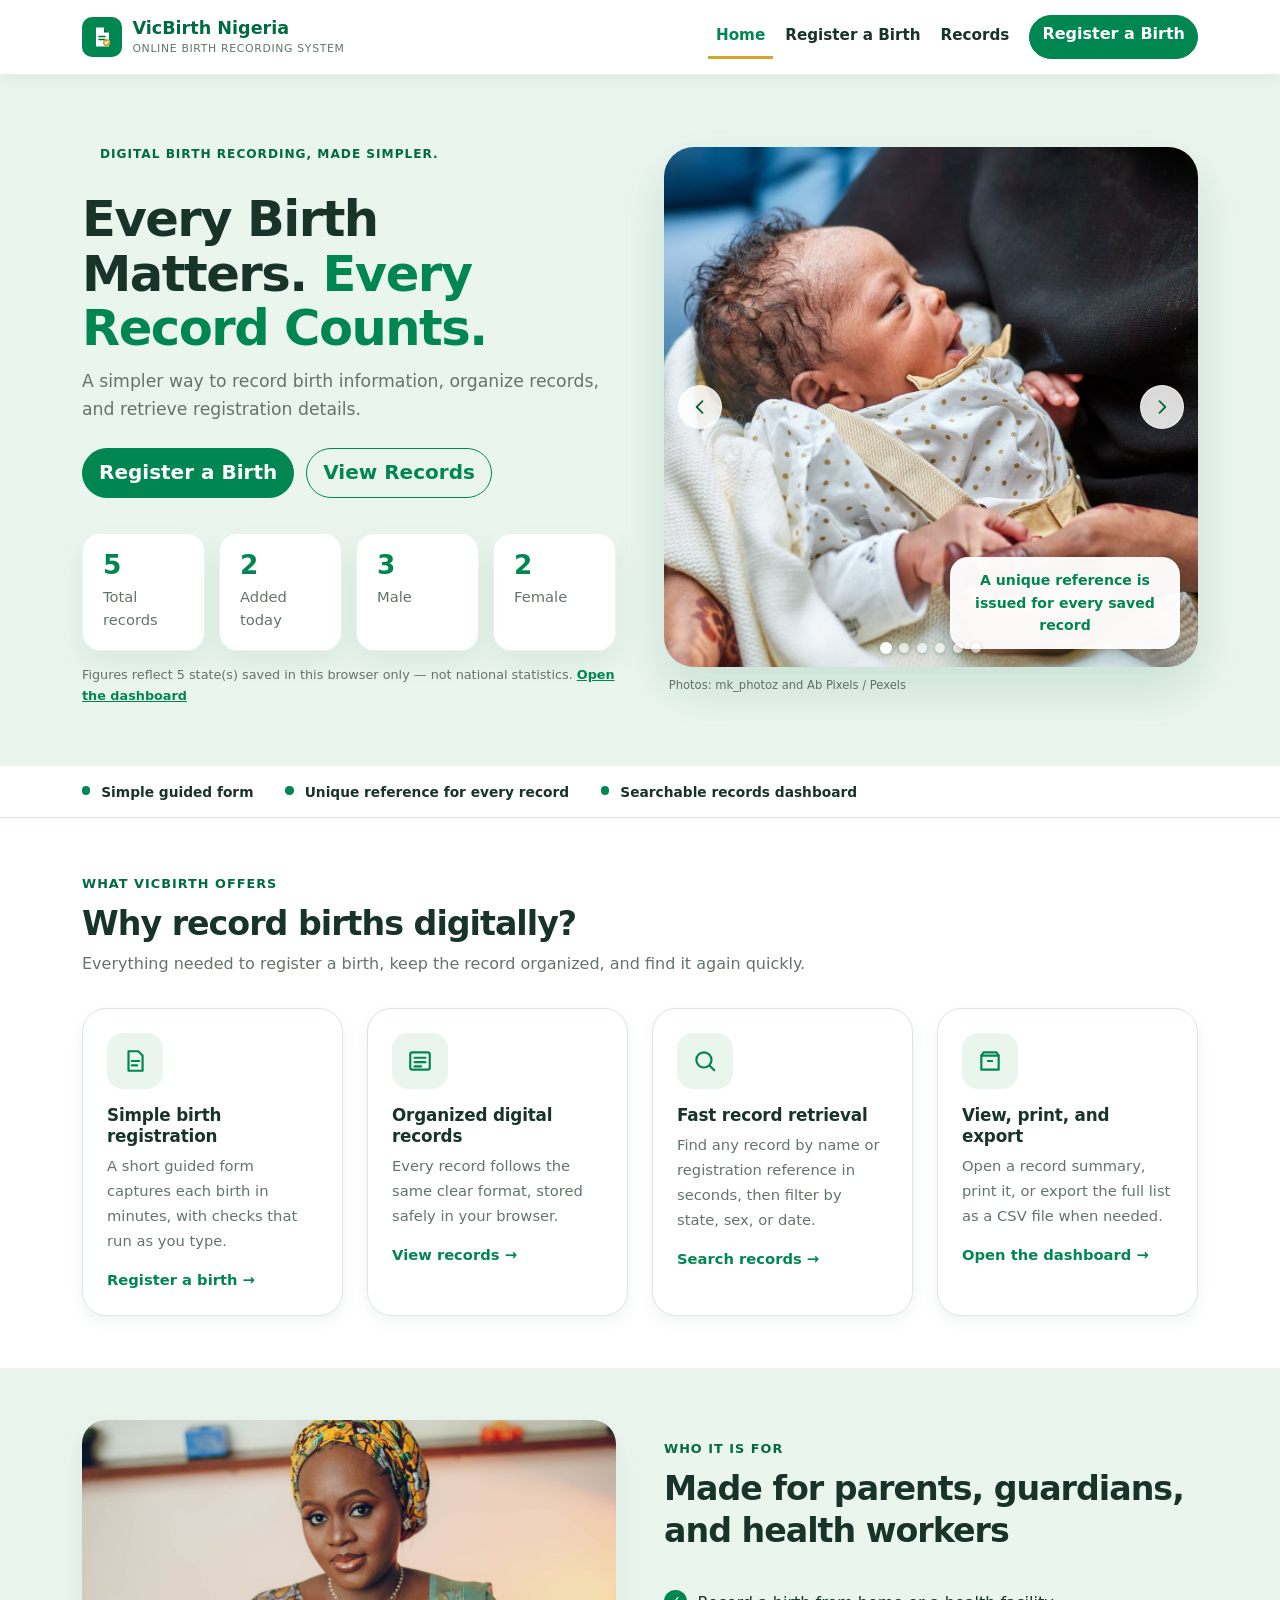
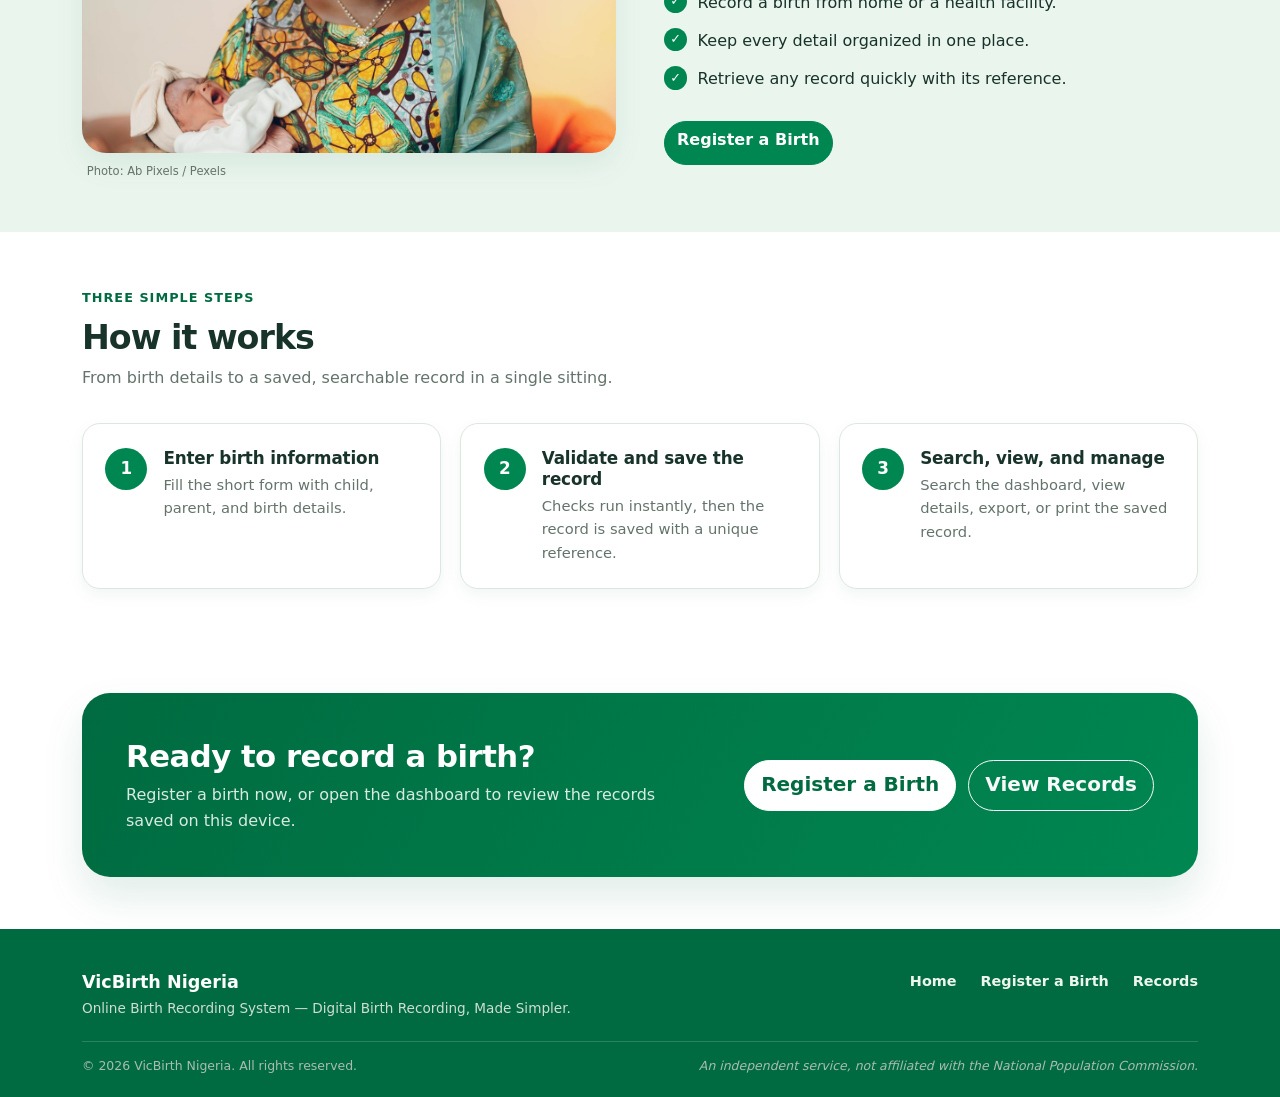
<file: index.html>
<!DOCTYPE html>
<html lang="en">
<head>
  <meta charset="UTF-8" />
  <meta name="viewport" content="width=device-width, initial-scale=1.0" />
  <meta name="description" content="VicBirth Nigeria — Online Birth Recording System. A simpler way to record birth information, organize records, and retrieve registration details." />
  <meta name="theme-color" content="#008751" />
  <title>VicBirth Nigeria — Online Birth Recording System</title>
  <link rel="icon" href="data:image/svg+xml,%3Csvg xmlns='http://www.w3.org/2000/svg' viewBox='0 0 32 32'%3E%3Crect width='32' height='32' rx='7' fill='%23008751'/%3E%3Ctext x='16' y='22' font-family='Arial' font-size='17' font-weight='bold' fill='white' text-anchor='middle'%3EV%3C/text%3E%3C/svg%3E" />

  <!-- Bootstrap 5 via official CDN (only framework allowed) -->
  <link href="https://cdn.jsdelivr.net/npm/bootstrap@5.3.3/dist/css/bootstrap.min.css" rel="stylesheet" integrity="sha384-QWTKZyjpPEjISv5WaRU9OFeRpok6YctnYmDr5pNlyT2bRjXh0JMhjY6hW+ALEwIH" crossorigin="anonymous" />

  <!-- Project design system -->
  <link rel="stylesheet" href="css/style.css" />
</head>
<body>

  <!-- ============ Header ============ -->
  <nav class="navbar navbar-expand-lg bcn-navbar sticky-top" aria-label="Main navigation">
    <div class="container">
      <a class="bcn-logo" href="index.html" aria-label="VicBirth Nigeria home">
        <span class="bcn-logo-mark" aria-hidden="true">
          <!-- Original wordmark: birth-record document with gold seal -->
          <svg width="24" height="24" viewBox="0 0 24 24" fill="none" role="img" aria-hidden="true">
            <path d="M6 2.5h8L19 7.5V21.5H6V2.5Z" fill="#ffffff"/>
            <path d="M14 2.5v5h5" fill="#006B40"/>
            <path d="M9 11.5h6M9 14.5h6" stroke="#006B40" stroke-width="1.6" stroke-linecap="round"/>
            <circle cx="16.6" cy="17.6" r="3.6" fill="#D6A62C"/>
            <path d="m15.2 17.6 1 1 1.9-2.1" stroke="#ffffff" stroke-width="1.4" stroke-linecap="round" stroke-linejoin="round" fill="none"/>
          </svg>
        </span>
        <span class="bcn-logo-text">
          <strong>VicBirth Nigeria</strong>
          <small>Online Birth Recording System</small>
        </span>
      </a>

      <button class="navbar-toggler" type="button" data-bs-toggle="collapse" data-bs-target="#bcnNav"
        aria-controls="bcnNav" aria-expanded="false" aria-label="Toggle navigation">
        <span class="navbar-toggler-icon"></span>
      </button>

      <div class="collapse navbar-collapse" id="bcnNav">
        <ul class="navbar-nav ms-auto align-items-lg-center gap-lg-1">
          <li class="nav-item">
            <a class="nav-link active" aria-current="page" href="index.html">Home</a>
          </li>
          <li class="nav-item">
            <a class="nav-link" href="register.html">Register a Birth</a>
          </li>
          <li class="nav-item">
            <a class="nav-link" href="records.html">Records</a>
          </li>
          <li class="nav-item ms-lg-2 mt-2 mt-lg-0">
            <a class="btn btn-primary" href="register.html">Register a Birth</a>
          </li>
        </ul>
      </div>
    </div>
  </nav>

  <main>
    <!-- ============ Hero ============ -->
    <section class="hero">
      <div class="container">
        <div class="row align-items-center g-5">
          <div class="col-lg-6">
            <p class="hero-kicker">Digital Birth Recording, Made Simpler.</p>
            <h1>Every Birth Matters. <span class="text-brand">Every Record Counts.</span></h1>
            <p class="hero-sub">A simpler way to record birth information, organize records, and retrieve registration details.</p>

            <div class="hero-actions">
              <a class="btn btn-primary btn-lg" href="register.html">Register a Birth</a>
              <a class="btn btn-outline-primary btn-lg" href="records.html">View Records</a>
            </div>

            <!-- Quick statistics: live counts from records saved in this browser -->
            <div class="stats-row" aria-labelledby="stats-title">
              <h2 class="visually-hidden" id="stats-title">Records on this device</h2>
              <div class="stat-card">
                <h3 id="stat-total">0</h3>
                <p>Total records</p>
              </div>
              <div class="stat-card">
                <h3 id="stat-today">0</h3>
                <p>Added today</p>
              </div>
              <div class="stat-card">
                <h3 id="stat-male">0</h3>
                <p>Male</p>
              </div>
              <div class="stat-card">
                <h3 id="stat-female">0</h3>
                <p>Female</p>
              </div>
            </div>
            <p class="stats-note">Figures reflect <span id="stat-states">0</span> state(s) saved in this browser only &mdash; not national statistics. <a href="records.html">Open the dashboard</a></p>
          </div>

          <div class="col-lg-6">
            <figure class="hero-photo">
              <div class="hero-carousel" id="heroCarousel" role="group" aria-roledescription="carousel" aria-label="Nigerian mothers, babies, and families">
                <div class="carousel-slides">
                  <img class="carousel-slide active" src="assets/images/hero-nigerian-mother.jpg" alt="A Nigerian mother tenderly holding her newborn baby, showcasing love and care" width="1200" height="900" fetchpriority="high" />
                  <img class="carousel-slide" src="assets/images/hero-carousel-1.jpg" alt="A Nigerian mother holding her newborn baby" width="1280" height="960" decoding="async" />
                  <img class="carousel-slide" src="assets/images/hero-carousel-2.jpg" alt="A Nigerian mother in traditional attire holding her newborn baby" width="1280" height="960" decoding="async" />
                  <img class="carousel-slide" src="assets/images/hero-carousel-3.jpg" alt="A traditional Nigerian mother cradling her newborn baby" width="1280" height="960" decoding="async" />
                  <img class="carousel-slide" src="assets/images/hero-carousel-4.jpg" alt="A joyful Nigerian family with their newborn child" width="1280" height="960" decoding="async" />
                  <img class="carousel-slide" src="assets/images/hero-carousel-5.jpg" alt="A portrait of a Nigerian mother and her baby" width="1280" height="960" decoding="async" />
                </div>
                <button type="button" class="carousel-btn prev" data-carousel="prev" aria-label="Show previous photo">
                  <svg width="20" height="20" viewBox="0 0 24 24" fill="none" aria-hidden="true"><path d="M15 5l-7 7 7 7" stroke="currentColor" stroke-width="2.2" stroke-linecap="round" stroke-linejoin="round"/></svg>
                </button>
                <button type="button" class="carousel-btn next" data-carousel="next" aria-label="Show next photo">
                  <svg width="20" height="20" viewBox="0 0 24 24" fill="none" aria-hidden="true"><path d="M9 5l7 7-7 7" stroke="currentColor" stroke-width="2.2" stroke-linecap="round" stroke-linejoin="round"/></svg>
                </button>
                <div class="carousel-dots" data-carousel="dots" aria-label="Choose a photo"></div>
                <span class="floating-badge">A unique reference is issued for every saved record</span>
              </div>
              <figcaption>Photos: mk_photoz and Ab Pixels / Pexels</figcaption>
            </figure>
          </div>
        </div>
      </div>
    </section>

    <!-- ============ Service points strip ============ -->
    <div class="service-strip">
      <div class="container">
        <ul>
          <li>Simple guided form</li>
          <li>Unique reference for every record</li>
          <li>Searchable records dashboard</li>
        </ul>
      </div>
    </div>

    <!-- ============ Feature cards ============ -->
    <section class="page-section" aria-labelledby="benefits-title">
      <div class="container">
        <div class="section-heading text-center text-lg-start">
          <span class="section-kicker">What VicBirth offers</span>
          <h2 id="benefits-title">Why record births digitally?</h2>
          <p>Everything needed to register a birth, keep the record organized, and find it again quickly.</p>
        </div>
        <div class="row g-4">
          <div class="col-md-6 col-lg-3">
            <div class="feature-card">
              <span class="feature-icon" aria-hidden="true">
                <svg width="26" height="26" viewBox="0 0 24 24" fill="none"><path d="M6 3h9l4 4v14H6V3Z" stroke="currentColor" stroke-width="2" stroke-linejoin="round"/><path d="M9 12h7M9 16h5" stroke="currentColor" stroke-width="2" stroke-linecap="round"/></svg>
              </span>
              <h3>Simple birth registration</h3>
              <p>A short guided form captures each birth in minutes, with checks that run as you type.</p>
              <a href="register.html">Register a birth &rarr;</a>
            </div>
          </div>
          <div class="col-md-6 col-lg-3">
            <div class="feature-card">
              <span class="feature-icon" aria-hidden="true">
                <svg width="26" height="26" viewBox="0 0 24 24" fill="none"><rect x="3" y="4" width="18" height="16" rx="2" stroke="currentColor" stroke-width="2"/><path d="M7 9h10M7 13h10M7 17h6" stroke="currentColor" stroke-width="2" stroke-linecap="round"/></svg>
              </span>
              <h3>Organized digital records</h3>
              <p>Every record follows the same clear format, stored safely in your browser.</p>
              <a href="records.html">View records &rarr;</a>
            </div>
          </div>
          <div class="col-md-6 col-lg-3">
            <div class="feature-card">
              <span class="feature-icon" aria-hidden="true">
                <svg width="26" height="26" viewBox="0 0 24 24" fill="none"><circle cx="11" cy="11" r="7" stroke="currentColor" stroke-width="2"/><path d="m16.5 16.5 4 4" stroke="currentColor" stroke-width="2" stroke-linecap="round"/></svg>
              </span>
              <h3>Fast record retrieval</h3>
              <p>Find any record by name or registration reference in seconds, then filter by state, sex, or date.</p>
              <a href="records.html">Search records &rarr;</a>
            </div>
          </div>
          <div class="col-md-6 col-lg-3">
            <div class="feature-card">
              <span class="feature-icon" aria-hidden="true">
                <svg width="26" height="26" viewBox="0 0 24 24" fill="none"><path d="M4 7h16v13H4V7Z" stroke="currentColor" stroke-width="2" stroke-linejoin="round"/><path d="M4 7l2-3h12l2 3M10 12h4" stroke="currentColor" stroke-width="2" stroke-linecap="round" stroke-linejoin="round"/></svg>
              </span>
              <h3>View, print, and export</h3>
              <p>Open a record summary, print it, or export the full list as a CSV file when needed.</p>
              <a href="records.html">Open the dashboard &rarr;</a>
            </div>
          </div>
        </div>
      </div>
    </section>

    <!-- ============ Family band ============ -->
    <section class="page-section band" aria-labelledby="family-title">
      <div class="container">
        <div class="row align-items-center g-5">
          <div class="col-lg-6">
            <figure class="band-photo">
              <div class="photo-frame">
                <img src="assets/images/nigerian-mother-traditional.jpg" alt="A Nigerian mother in traditional attire cradling her newborn baby indoors" width="1200" height="750" loading="lazy" />
              </div>
              <figcaption>Photo: Ab Pixels / Pexels</figcaption>
            </figure>
          </div>
          <div class="col-lg-6">
            <div class="section-heading">
              <span class="section-kicker">Who it is for</span>
              <h2 id="family-title">Made for parents, guardians, and health workers</h2>
            </div>
            <ul class="tick-list">
              <li>Record a birth from home or a health facility.</li>
              <li>Keep every detail organized in one place.</li>
              <li>Retrieve any record quickly with its reference.</li>
            </ul>
            <a class="btn btn-primary" href="register.html">Register a Birth</a>
          </div>
        </div>
      </div>
    </section>

    <!-- ============ How it works ============ -->
    <section class="page-section" aria-labelledby="how-title">
      <div class="container">
        <div class="section-heading text-center text-lg-start">
          <span class="section-kicker">Three simple steps</span>
          <h2 id="how-title">How it works</h2>
          <p>From birth details to a saved, searchable record in a single sitting.</p>
        </div>
        <ol class="steps">
          <li>
            <span class="step-number" aria-hidden="true">1</span>
            <div>
              <h3>Enter birth information</h3>
              <p>Fill the short form with child, parent, and birth details.</p>
            </div>
          </li>
          <li>
            <span class="step-number" aria-hidden="true">2</span>
            <div>
              <h3>Validate and save the record</h3>
              <p>Checks run instantly, then the record is saved with a unique reference.</p>
            </div>
          </li>
          <li>
            <span class="step-number" aria-hidden="true">3</span>
            <div>
              <h3>Search, view, and manage</h3>
              <p>Search the dashboard, view details, export, or print the saved record.</p>
            </div>
          </li>
        </ol>
      </div>
    </section>

    <!-- ============ Closing call to action ============ -->
    <section class="page-section" aria-labelledby="cta-title">
      <div class="container">
        <div class="cta-box">
          <div>
            <h2 id="cta-title">Ready to record a birth?</h2>
            <p>Register a birth now, or open the dashboard to review the records saved on this device.</p>
          </div>
          <div class="cta-actions">
            <a class="btn btn-light btn-lg btn-on-dark" href="register.html">Register a Birth</a>
            <a class="btn btn-outline-light btn-lg btn-on-dark" href="records.html">View Records</a>
          </div>
        </div>
      </div>
    </section>
  </main>

  <!-- ============ Footer ============ -->
  <footer class="site-footer">
    <div class="container">
      <div class="row g-3 align-items-start">
        <div class="col-md-6">
          <p class="footer-brand">VicBirth Nigeria</p>
          <p class="footer-tag">Online Birth Recording System &mdash; Digital Birth Recording, Made Simpler.</p>
        </div>
        <div class="col-md-6">
          <ul class="footer-links">
            <li><a href="index.html">Home</a></li>
            <li><a href="register.html">Register a Birth</a></li>
            <li><a href="records.html">Records</a></li>
          </ul>
        </div>
      </div>
      <div class="footer-bottom">
        <span>&copy; 2026 VicBirth Nigeria. All rights reserved.</span>
        <span class="footer-notice">An independent service, not affiliated with the National Population Commission.</span>
      </div>
    </div>
  </footer>

  <!-- Bootstrap JS bundle (for responsive navbar) -->
  <script src="https://cdn.jsdelivr.net/npm/bootstrap@5.3.3/dist/js/bootstrap.bundle.min.js" integrity="sha384-YvpcrYf0tY3lHB60NNkmXc5s9fDVZLESaAA55NDzOxhy9GkcIdslK1eN7N6jIeHz" crossorigin="anonymous"></script>
  <!-- Shared storage + home statistics -->
  <script src="js/main.js"></script>
</body>
</html>
</file>
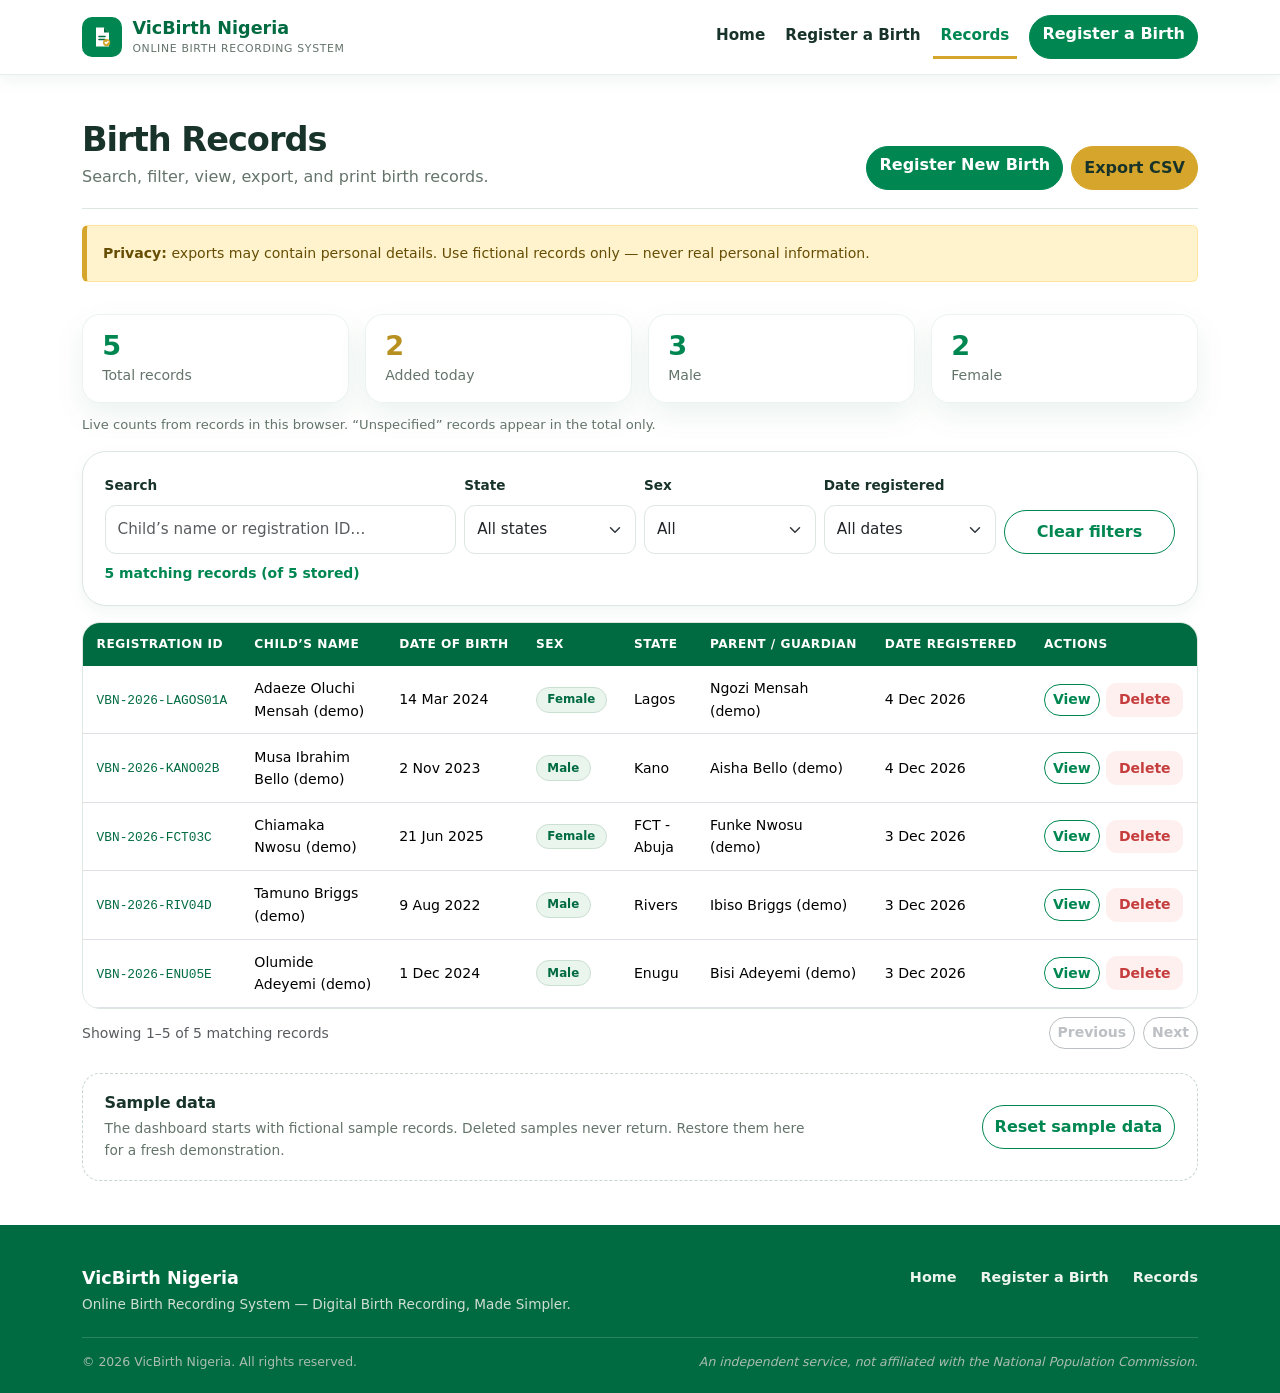
<file: records.html>
<!DOCTYPE html>
<html lang="en">
<head>
  <meta charset="UTF-8" />
  <meta name="viewport" content="width=device-width, initial-scale=1.0" />
  <meta name="description" content="Records — VicBirth Nigeria Online Birth Recording System. Search, filter, view, export and print birth records." />
  <meta name="theme-color" content="#008751" />
  <title>Records — VicBirth Nigeria</title>
  <link rel="icon" href="data:image/svg+xml,%3Csvg xmlns='http://www.w3.org/2000/svg' viewBox='0 0 32 32'%3E%3Crect width='32' height='32' rx='7' fill='%23008751'/%3E%3Ctext x='16' y='22' font-family='Arial' font-size='17' font-weight='bold' fill='white' text-anchor='middle'%3EV%3C/text%3E%3C/svg%3E" />

  <!-- Bootstrap 5 via official CDN (only framework allowed) -->
  <link href="https://cdn.jsdelivr.net/npm/bootstrap@5.3.3/dist/css/bootstrap.min.css" rel="stylesheet" integrity="sha384-QWTKZyjpPEjISv5WaRU9OFeRpok6YctnYmDr5pNlyT2bRjXh0JMhjY6hW+ALEwIH" crossorigin="anonymous" />

  <!-- Project design system -->
  <link rel="stylesheet" href="css/style.css" />
</head>
<body>

  <!-- ============ Navigation ============ -->
  <nav class="navbar navbar-expand-lg bcn-navbar sticky-top" aria-label="Main navigation">
    <div class="container">
      <a class="bcn-logo" href="index.html" aria-label="VicBirth Nigeria home">
        <span class="bcn-logo-mark" aria-hidden="true">
          <svg width="24" height="24" viewBox="0 0 24 24" fill="none" role="img" aria-hidden="true">
            <path d="M6 2.5h8L19 7.5V21.5H6V2.5Z" fill="#ffffff"/>
            <path d="M14 2.5v5h5" fill="#006B40"/>
            <path d="M9 11.5h6M9 14.5h6" stroke="#006B40" stroke-width="1.6" stroke-linecap="round"/>
            <circle cx="16.6" cy="17.6" r="3.6" fill="#D6A62C"/>
            <path d="m15.2 17.6 1 1 1.9-2.1" stroke="#ffffff" stroke-width="1.4" stroke-linecap="round" stroke-linejoin="round" fill="none"/>
          </svg>
        </span>
        <span class="bcn-logo-text">
          <strong>VicBirth Nigeria</strong>
          <small>Online Birth Recording System</small>
        </span>
      </a>

      <button class="navbar-toggler" type="button" data-bs-toggle="collapse" data-bs-target="#bcnNav"
        aria-controls="bcnNav" aria-expanded="false" aria-label="Toggle navigation">
        <span class="navbar-toggler-icon"></span>
      </button>

      <div class="collapse navbar-collapse" id="bcnNav">
        <ul class="navbar-nav ms-auto align-items-lg-center gap-lg-1">
          <li class="nav-item">
            <a class="nav-link" href="index.html">Home</a>
          </li>
          <li class="nav-item">
            <a class="nav-link" href="register.html">Register a Birth</a>
          </li>
          <li class="nav-item">
            <a class="nav-link active" aria-current="page" href="records.html">Records</a>
          </li>
          <li class="nav-item ms-lg-2 mt-2 mt-lg-0">
            <a class="btn btn-primary" href="register.html">Register a Birth</a>
          </li>
        </ul>
      </div>
    </div>
  </nav>

  <main class="bcn-section bcn-dashboard">
    <div class="container">

      <!-- Dashboard header -->
      <div class="dash-head">
        <div>
          <h1>Birth Records</h1>
          <p>Search, filter, view, export, and print birth records.</p>
        </div>
        <div class="d-flex flex-wrap gap-2">
          <a class="btn btn-primary" href="register.html">Register New Birth</a>
          <button type="button" class="btn btn-gold" id="exportBtn">Export CSV</button>
        </div>
      </div>

      <div class="alert alert-warning mt-3 bcn-fictional-note" role="note">
        <strong>Privacy:</strong> exports may contain personal details. Use fictional records only &mdash; never real personal information.
      </div>

      <!-- Page-level messages (CSV empty result, storage problems) -->
      <div id="pageAlert" class="alert d-none mt-3" role="alert" aria-live="polite"></div>

      <!-- Summary cards (filled from stored records by records.js) -->
      <div class="row g-3 mt-1" aria-label="Registration summary">
        <div class="col-6 col-lg-3">
          <div class="bcn-summary-card">
            <div class="count" id="sum-total">0</div>
            <div class="caption">Total records</div>
          </div>
        </div>
        <div class="col-6 col-lg-3">
          <div class="bcn-summary-card gold">
            <div class="count" id="sum-today">0</div>
            <div class="caption">Added today</div>
          </div>
        </div>
        <div class="col-6 col-lg-3">
          <div class="bcn-summary-card">
            <div class="count" id="sum-male">0</div>
            <div class="caption">Male</div>
          </div>
        </div>
        <div class="col-6 col-lg-3">
          <div class="bcn-summary-card">
            <div class="count" id="sum-female">0</div>
            <div class="caption">Female</div>
          </div>
        </div>
      </div>
      <p class="bcn-dashboard-note">
        Live counts from records in this browser. &ldquo;Unspecified&rdquo; records appear in the total only.
      </p>

      <!-- Search and filters -->
      <section class="bcn-filter-bar mt-3" aria-labelledby="filterTitle">
        <h2 id="filterTitle" class="visually-hidden">Search and filter records</h2>
        <div class="row g-2 align-items-end">
          <div class="col-12 col-md-4">
            <label class="form-label" for="searchInput">Search</label>
            <input class="form-control" type="search" id="searchInput" autocomplete="off"
              placeholder="Child&rsquo;s name or registration ID&hellip;" />
          </div>
          <div class="col-6 col-md-2">
            <label class="form-label" for="filterState">State</label>
            <select class="form-select" id="filterState">
              <option value="">All states</option>
            </select>
          </div>
          <div class="col-6 col-md-2">
            <label class="form-label" for="filterSex">Sex</label>
            <select class="form-select" id="filterSex">
              <option value="">All</option>
              <option value="Male">Male</option>
              <option value="Female">Female</option>
              <option value="Unspecified">Unspecified</option>
            </select>
          </div>
          <div class="col-6 col-md-2">
            <label class="form-label" for="filterDate">Date registered</label>
            <select class="form-select" id="filterDate">
              <option value="">All dates</option>
              <option value="today">Today</option>
              <option value="week">Last 7 days</option>
              <option value="month">Last 30 days</option>
            </select>
          </div>
          <div class="col-6 col-md-2">
            <button type="button" class="btn btn-outline-secondary w-100" id="clearFilters">Clear filters</button>
          </div>
        </div>
        <p class="bcn-result-count mb-0 mt-2" id="resultCount" aria-live="polite">0 records</p>
      </section>

      <!-- Records table -->
      <div class="table-responsive mt-3">
        <table class="table table-hover align-middle mb-0 bcn-table" id="recordsTable">
          <thead>
            <tr>
              <th scope="col">Registration ID</th>
              <th scope="col">Child&rsquo;s name</th>
              <th scope="col">Date of birth</th>
              <th scope="col">Sex</th>
              <th scope="col">State</th>
              <th scope="col">Parent / guardian</th>
              <th scope="col">Date registered</th>
              <th scope="col">Actions</th>
            </tr>
          </thead>
          <tbody id="recordsBody">
            <!-- Rows rendered by records.js using textContent (no HTML injection) -->
          </tbody>
        </table>
      </div>

      <!-- Pagination -->
      <div class="bcn-pagination d-flex flex-wrap align-items-center justify-content-between gap-2 mt-2">
        <p class="mb-0 text-muted small" id="pageInfo">Showing 0 records</p>
        <div class="d-flex gap-2">
          <button type="button" class="btn btn-outline-secondary btn-sm" id="prevPage">Previous</button>
          <button type="button" class="btn btn-outline-secondary btn-sm" id="nextPage">Next</button>
        </div>
      </div>

      <!-- Demonstration data controls -->
      <section class="bcn-demo-box mt-4" aria-labelledby="demoTitle">
        <div class="row align-items-center g-2">
          <div class="col-md-8">
            <h2 id="demoTitle">Sample data</h2>
            <p class="mb-0">The dashboard starts with fictional sample records. Deleted samples never return.
              Restore them here for a fresh demonstration.</p>
          </div>
          <div class="col-md-4 text-md-end">
            <button type="button" class="btn btn-outline-secondary" id="resetDemo">Reset sample data</button>
          </div>
        </div>
      </section>

    </div>
  </main>

  <!-- ============ Record details modal ============ -->
  <div class="modal fade" id="detailsModal" tabindex="-1" aria-labelledby="detailsTitle" aria-hidden="true">
    <div class="modal-dialog modal-dialog-scrollable">
      <div class="modal-content">
        <div class="modal-header bcn-modal-header">
          <h2 class="modal-title fs-5" id="detailsTitle">Record details</h2>
          <button type="button" class="btn-close" data-bs-dismiss="modal" aria-label="Close details"></button>
        </div>
        <div class="modal-body">
          <dl class="bcn-detail-list" id="detailsList"><!-- Filled by records.js --></dl>
          <div class="bcn-disclaimer bcn-disclaimer-light" role="note">
            This record summary is not an official birth certificate.
          </div>
        </div>
        <div class="modal-footer">
          <button type="button" class="btn btn-outline-secondary" data-bs-dismiss="modal">Close</button>
          <button type="button" class="btn btn-primary" id="printBtn">Print summary</button>
        </div>
      </div>
    </div>
  </div>

  <!-- ============ Delete confirmation modal ============ -->
  <div class="modal fade" id="confirmModal" tabindex="-1" aria-labelledby="confirmTitle" aria-hidden="true">
    <div class="modal-dialog">
      <div class="modal-content">
        <div class="modal-header">
          <h2 class="modal-title fs-5" id="confirmTitle">Delete this record?</h2>
          <button type="button" class="btn-close" data-bs-dismiss="modal" aria-label="Cancel deletion"></button>
        </div>
        <div class="modal-body">
          <p id="confirmText">This record will be permanently removed from this browser.</p>
        </div>
        <div class="modal-footer">
          <button type="button" class="btn btn-outline-secondary" data-bs-dismiss="modal">Cancel</button>
          <button type="button" class="btn btn-danger" id="confirmDeleteBtn">Delete record</button>
        </div>
      </div>
    </div>
  </div>

  <!-- ============ Print-only registration summary ============ -->
  <section id="printArea" class="d-none" aria-hidden="true">
    <div id="printContent"><!-- Filled by records.js just before printing --></div>
  </section>

  <!-- ============ Footer ============ -->
  <footer class="site-footer">
    <div class="container">
      <div class="row g-3 align-items-start">
        <div class="col-md-6">
          <p class="footer-brand">VicBirth Nigeria</p>
          <p class="footer-tag">Online Birth Recording System &mdash; Digital Birth Recording, Made Simpler.</p>
        </div>
        <div class="col-md-6">
          <ul class="footer-links">
            <li><a href="index.html">Home</a></li>
            <li><a href="register.html">Register a Birth</a></li>
            <li><a href="records.html">Records</a></li>
          </ul>
        </div>
      </div>
      <div class="footer-bottom">
        <span>&copy; 2026 VicBirth Nigeria. All rights reserved.</span>
        <span class="footer-notice">An independent service, not affiliated with the National Population Commission.</span>
      </div>
    </div>
  </footer>

  <!-- Bootstrap JS bundle -->
  <script src="https://cdn.jsdelivr.net/npm/bootstrap@5.3.3/dist/js/bootstrap.bundle.min.js" integrity="sha384-YvpcrYf0tY3lHB60NNkmXc5s9fDVZLESaAA55NDzOxhy9GkcIdslK1eN7N6jIeHz" crossorigin="anonymous"></script>
  <!-- Shared storage helpers first, then page logic -->
  <script src="js/main.js"></script>
  <script src="js/records.js"></script>
</body>
</html>
</file>
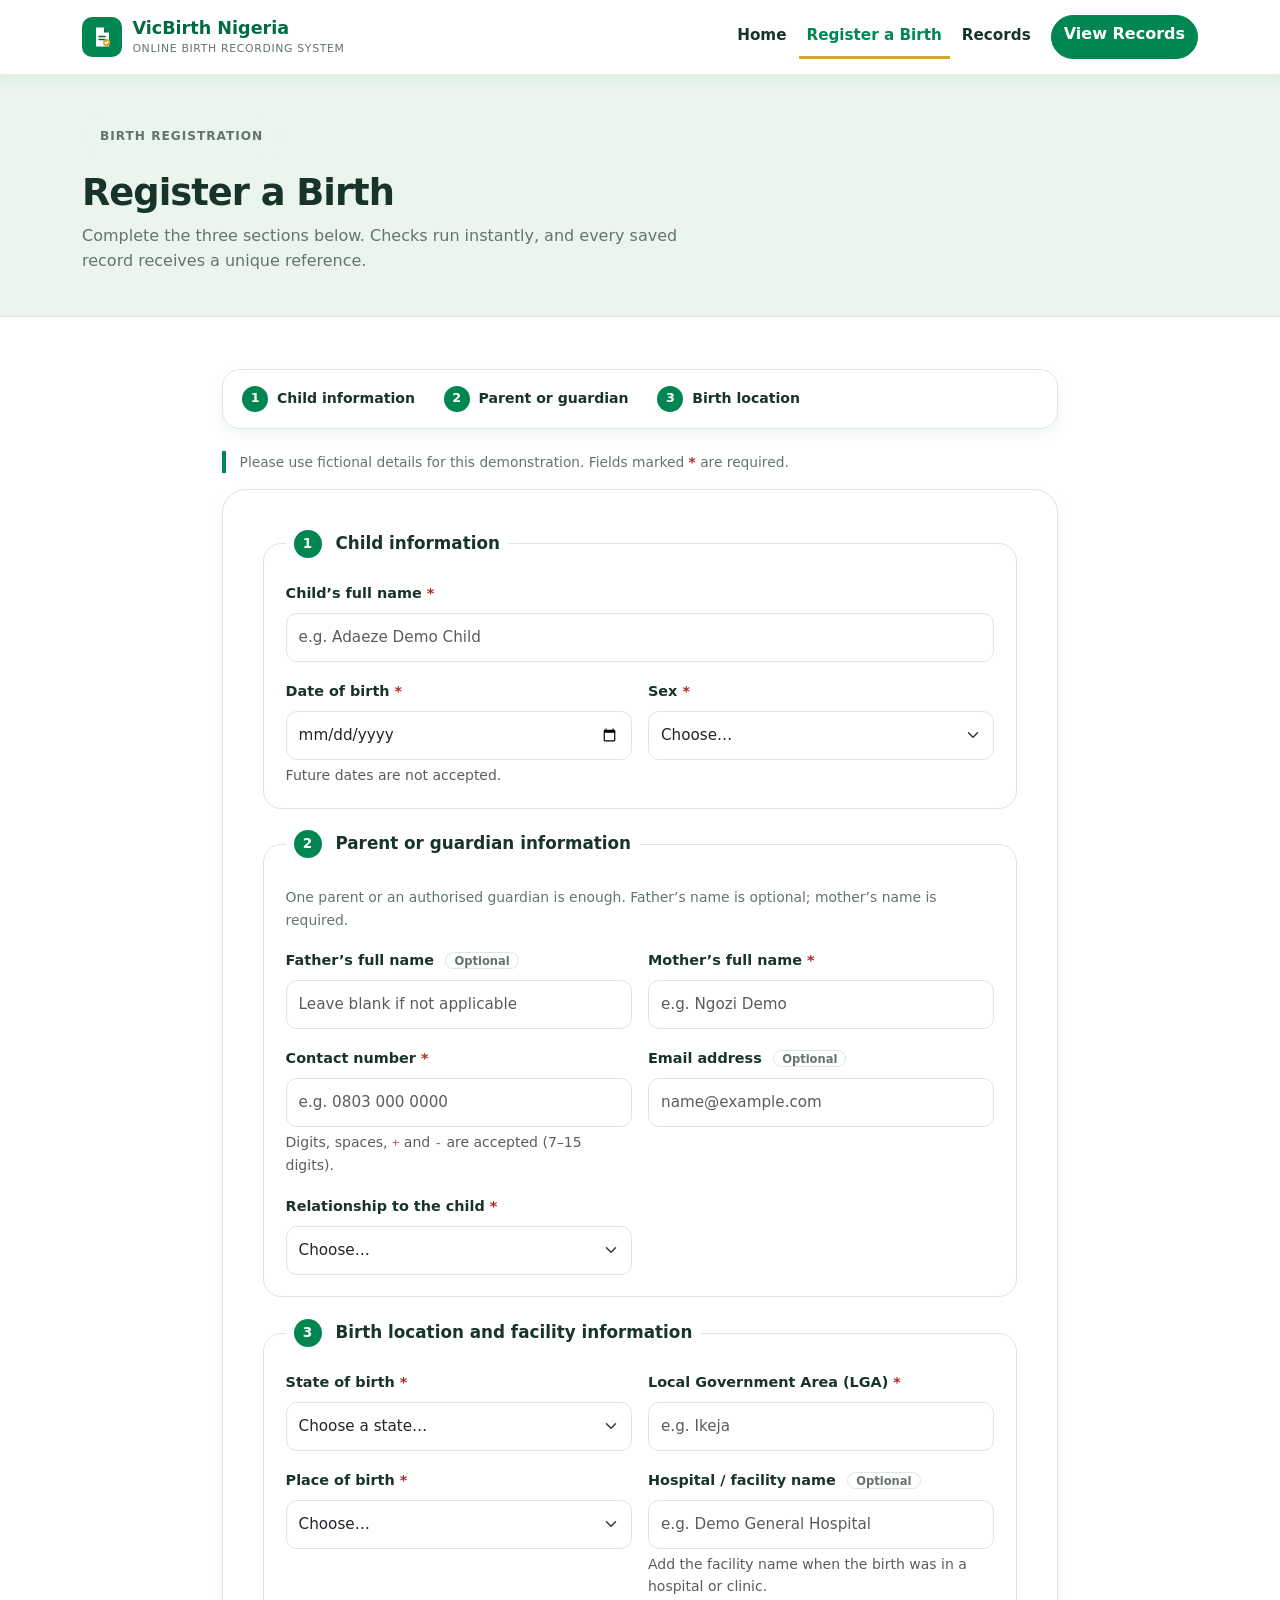
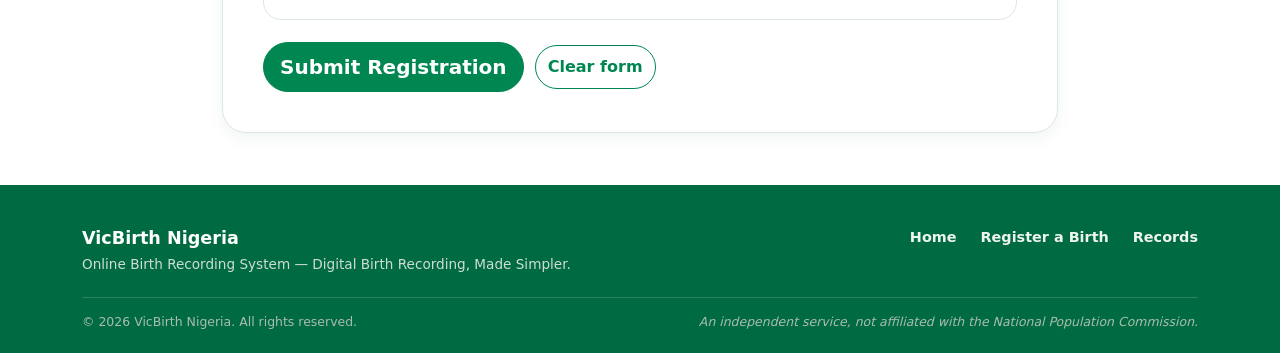
<file: register.html>
<!DOCTYPE html>
<html lang="en">
<head>
  <meta charset="UTF-8" />
  <meta name="viewport" content="width=device-width, initial-scale=1.0" />
  <meta name="description" content="Register a birth — VicBirth Nigeria Online Birth Recording System. Guided form with instant checks and a unique reference for every record." />
  <meta name="theme-color" content="#008751" />
  <title>Register a Birth — VicBirth Nigeria</title>
  <link rel="icon" href="data:image/svg+xml,%3Csvg xmlns='http://www.w3.org/2000/svg' viewBox='0 0 32 32'%3E%3Crect width='32' height='32' rx='7' fill='%23008751'/%3E%3Ctext x='16' y='22' font-family='Arial' font-size='17' font-weight='bold' fill='white' text-anchor='middle'%3EV%3C/text%3E%3C/svg%3E" />

  <!-- Bootstrap 5 via official CDN (only framework allowed) -->
  <link href="https://cdn.jsdelivr.net/npm/bootstrap@5.3.3/dist/css/bootstrap.min.css" rel="stylesheet" integrity="sha384-QWTKZyjpPEjISv5WaRU9OFeRpok6YctnYmDr5pNlyT2bRjXh0JMhjY6hW+ALEwIH" crossorigin="anonymous" />

  <!-- Project design system -->
  <link rel="stylesheet" href="css/style.css" />
</head>
<body>

  <!-- ============ Header ============ -->
  <nav class="navbar navbar-expand-lg bcn-navbar sticky-top" aria-label="Main navigation">
    <div class="container">
      <a class="bcn-logo" href="index.html" aria-label="VicBirth Nigeria home">
        <span class="bcn-logo-mark" aria-hidden="true">
          <svg width="24" height="24" viewBox="0 0 24 24" fill="none" role="img" aria-hidden="true">
            <path d="M6 2.5h8L19 7.5V21.5H6V2.5Z" fill="#ffffff"/>
            <path d="M14 2.5v5h5" fill="#006B40"/>
            <path d="M9 11.5h6M9 14.5h6" stroke="#006B40" stroke-width="1.6" stroke-linecap="round"/>
            <circle cx="16.6" cy="17.6" r="3.6" fill="#D6A62C"/>
            <path d="m15.2 17.6 1 1 1.9-2.1" stroke="#ffffff" stroke-width="1.4" stroke-linecap="round" stroke-linejoin="round" fill="none"/>
          </svg>
        </span>
        <span class="bcn-logo-text">
          <strong>VicBirth Nigeria</strong>
          <small>Online Birth Recording System</small>
        </span>
      </a>

      <button class="navbar-toggler" type="button" data-bs-toggle="collapse" data-bs-target="#bcnNav"
        aria-controls="bcnNav" aria-expanded="false" aria-label="Toggle navigation">
        <span class="navbar-toggler-icon"></span>
      </button>

      <div class="collapse navbar-collapse" id="bcnNav">
        <ul class="navbar-nav ms-auto align-items-lg-center gap-lg-1">
          <li class="nav-item">
            <a class="nav-link" href="index.html">Home</a>
          </li>
          <li class="nav-item">
            <a class="nav-link active" aria-current="page" href="register.html">Register a Birth</a>
          </li>
          <li class="nav-item">
            <a class="nav-link" href="records.html">Records</a>
          </li>
          <li class="nav-item ms-lg-2 mt-2 mt-lg-0">
            <a class="btn btn-primary" href="records.html">View Records</a>
          </li>
        </ul>
      </div>
    </div>
  </nav>

  <!-- ============ Page banner ============ -->
  <div class="page-banner">
    <div class="container">
      <p class="hero-kicker">Birth registration</p>
      <h1>Register a Birth</h1>
      <p>Complete the three sections below. Checks run instantly, and every saved record receives a unique reference.</p>
    </div>
  </div>

  <main class="page-section">
    <div class="container form-wrap">

      <!-- Progress indicator (presentational guide to the three sections) -->
      <ol class="form-progress" aria-label="Registration sections">
        <li><span aria-hidden="true">1</span> Child information</li>
        <li><span aria-hidden="true">2</span> Parent or guardian</li>
        <li><span aria-hidden="true">3</span> Birth location</li>
      </ol>

      <p class="privacy-line">Please use fictional details for this demonstration. Fields marked <span class="required-mark" aria-hidden="true">*</span> are required.</p>

      <!-- Status alert (filled by register.js; hidden until needed) -->
      <div id="formAlert" class="alert d-none" role="alert" aria-live="polite"></div>

      <!-- ================= Registration form ================= -->
      <form id="birthForm" class="service-form" novalidate>
        <!-- ---- Section 1: Child information ---- -->
        <fieldset class="form-section">
          <legend><span class="section-number" aria-hidden="true">1</span> Child information</legend>
          <div class="row g-3">
            <div class="col-12">
              <label class="form-label" for="childName">Child&rsquo;s full name <span class="required-mark" aria-hidden="true">*</span></label>
              <input class="form-control" type="text" id="childName" name="childName" autocomplete="off"
                placeholder="e.g. Adaeze Demo Child" required minlength="3" maxlength="100" />
              <div class="invalid-feedback" id="childName-error">Enter the child&rsquo;s full name (at least 3 letters).</div>
            </div>

            <div class="col-md-6">
              <label class="form-label" for="dob">Date of birth <span class="required-mark" aria-hidden="true">*</span></label>
              <input class="form-control" type="date" id="dob" name="dob" required />
              <div class="form-text">Future dates are not accepted.</div>
              <div class="invalid-feedback" id="dob-error">Enter a valid date of birth (not in the future).</div>
            </div>

            <div class="col-md-6">
              <label class="form-label" for="sex">Sex <span class="required-mark" aria-hidden="true">*</span></label>
              <select class="form-select" id="sex" name="sex" required>
                <option value="">Choose&hellip;</option>
                <option value="Male">Male</option>
                <option value="Female">Female</option>
                <option value="Unspecified">Unspecified / prefer not to say</option>
              </select>
              <div class="invalid-feedback" id="sex-error">Choose the recorded sex.</div>
            </div>
          </div>
        </fieldset>

        <!-- ---- Section 2: Parent or guardian information ---- -->
        <fieldset class="form-section">
          <legend><span class="section-number" aria-hidden="true">2</span> Parent or guardian information</legend>
          <p class="section-hint">One parent or an authorised guardian is enough. Father&rsquo;s name is optional; mother&rsquo;s name is required.</p>
          <div class="row g-3">
            <div class="col-md-6">
              <label class="form-label" for="fatherName">Father&rsquo;s full name <span class="optional-tag">Optional</span></label>
              <input class="form-control" type="text" id="fatherName" name="fatherName" autocomplete="off"
                placeholder="Leave blank if not applicable" maxlength="100" />
              <div class="invalid-feedback" id="fatherName-error">If given, use at least 3 characters.</div>
            </div>

            <div class="col-md-6">
              <label class="form-label" for="motherName">Mother&rsquo;s full name <span class="required-mark" aria-hidden="true">*</span></label>
              <input class="form-control" type="text" id="motherName" name="motherName" autocomplete="off"
                placeholder="e.g. Ngozi Demo" required minlength="3" maxlength="100" />
              <div class="invalid-feedback" id="motherName-error">Enter the mother&rsquo;s full name (at least 3 letters).</div>
            </div>

            <div class="col-md-6">
              <label class="form-label" for="contactPhone">Contact number <span class="required-mark" aria-hidden="true">*</span></label>
              <input class="form-control" type="tel" id="contactPhone" name="contactPhone" autocomplete="off"
                placeholder="e.g. 0803 000 0000" required inputmode="tel" />
              <div class="form-text">Digits, spaces, <code>+</code> and <code>-</code> are accepted (7&ndash;15 digits).</div>
              <div class="invalid-feedback" id="contactPhone-error">Enter a valid phone number (7&ndash;15 digits).</div>
            </div>

            <div class="col-md-6">
              <label class="form-label" for="contactEmail">Email address <span class="optional-tag">Optional</span></label>
              <input class="form-control" type="email" id="contactEmail" name="contactEmail" autocomplete="off"
                placeholder="name@example.com" maxlength="120" />
              <div class="invalid-feedback" id="contactEmail-error">Enter a valid email address, or leave it blank.</div>
            </div>

            <div class="col-md-6">
              <label class="form-label" for="relationship">Relationship to the child <span class="required-mark" aria-hidden="true">*</span></label>
              <select class="form-select" id="relationship" name="relationship" required>
                <option value="">Choose&hellip;</option>
                <option value="Parent">Parent</option>
                <option value="Guardian">Guardian</option>
                <option value="Other authorised person">Other authorised person</option>
              </select>
              <div class="invalid-feedback" id="relationship-error">Choose who is completing this form.</div>
            </div>
          </div>
        </fieldset>

        <!-- ---- Section 3: Birth location and facility ---- -->
        <fieldset class="form-section">
          <legend><span class="section-number" aria-hidden="true">3</span> Birth location and facility information</legend>
          <div class="row g-3">
            <div class="col-md-6">
              <label class="form-label" for="state">State of birth <span class="required-mark" aria-hidden="true">*</span></label>
              <select class="form-select" id="state" name="state" required>
                <option value="">Choose a state&hellip;</option>
                <option>Abia</option><option>Adamawa</option><option>Akwa Ibom</option>
                <option>Anambra</option><option>Bauchi</option><option>Bayelsa</option>
                <option>Benue</option><option>Borno</option><option>Cross River</option>
                <option>Delta</option><option>Ebonyi</option><option>Edo</option>
                <option>Ekiti</option><option>Enugu</option><option>FCT - Abuja</option>
                <option>Gombe</option><option>Imo</option><option>Jigawa</option>
                <option>Kaduna</option><option>Kano</option><option>Katsina</option>
                <option>Kebbi</option><option>Kogi</option><option>Kwara</option>
                <option>Lagos</option><option>Nasarawa</option><option>Niger</option>
                <option>Ogun</option><option>Ondo</option><option>Osun</option>
                <option>Oyo</option><option>Plateau</option><option>Rivers</option>
                <option>Sokoto</option><option>Taraba</option><option>Yobe</option>
                <option>Zamfara</option>
              </select>
              <div class="invalid-feedback" id="state-error">Choose the state of birth.</div>
            </div>

            <div class="col-md-6">
              <label class="form-label" for="lga">Local Government Area (LGA) <span class="required-mark" aria-hidden="true">*</span></label>
              <input class="form-control" type="text" id="lga" name="lga" autocomplete="off"
                placeholder="e.g. Ikeja" required minlength="2" maxlength="80" />
              <div class="invalid-feedback" id="lga-error">Enter the LGA (at least 2 characters).</div>
            </div>

            <div class="col-md-6">
              <label class="form-label" for="placeOfBirth">Place of birth <span class="required-mark" aria-hidden="true">*</span></label>
              <select class="form-select" id="placeOfBirth" name="placeOfBirth" required>
                <option value="">Choose&hellip;</option>
                <option value="Hospital">Hospital</option>
                <option value="Clinic">Clinic / health centre</option>
                <option value="Other">Other location</option>
              </select>
              <div class="invalid-feedback" id="placeOfBirth-error">Choose where the birth took place.</div>
            </div>

            <div class="col-md-6">
              <label class="form-label" for="facilityName">Hospital / facility name <span class="optional-tag">Optional</span></label>
              <input class="form-control" type="text" id="facilityName" name="facilityName" autocomplete="off"
                placeholder="e.g. Demo General Hospital" maxlength="120" />
              <div class="form-text" id="facilityHint">Add the facility name when the birth was in a hospital or clinic.</div>
              <div class="invalid-feedback" id="facilityName-error">Enter the facility name (at least 3 characters).</div>
            </div>
          </div>
        </fieldset>

        <!-- ---- Actions ---- -->
        <div class="form-actions">
          <button type="submit" class="btn btn-primary btn-lg" id="submitBtn">Submit Registration</button>
          <button type="button" class="btn btn-outline-secondary" id="clearBtn">Clear form</button>
        </div>
      </form>

      <!-- ================= Success confirmation (hidden until saved) ================= -->
      <section id="successPanel" class="success-card d-none mt-3" aria-live="polite" aria-labelledby="successTitle">
        <span class="success-check" aria-hidden="true">&#10003;</span>
        <h2 id="successTitle">Registration saved successfully</h2>
        <p>Your record has been saved and issued the reference below. Keep it safe &mdash; you can use it to find this record on the dashboard.</p>
        <p class="success-label">Registration reference</p>
        <p class="success-id" id="successId">VBN-&hellip;</p>
        <p class="text-muted small mb-3" id="successTime"></p>
        <div class="d-flex flex-wrap gap-2 justify-content-center">
          <a class="btn btn-primary" href="records.html">View on Dashboard</a>
          <button type="button" class="btn btn-outline-secondary" id="anotherBtn">Register Another Birth</button>
        </div>
      </section>

    </div>
  </main>

  <!-- ============ Footer ============ -->
  <footer class="site-footer">
    <div class="container">
      <div class="row g-3 align-items-start">
        <div class="col-md-6">
          <p class="footer-brand">VicBirth Nigeria</p>
          <p class="footer-tag">Online Birth Recording System &mdash; Digital Birth Recording, Made Simpler.</p>
        </div>
        <div class="col-md-6">
          <ul class="footer-links">
            <li><a href="index.html">Home</a></li>
            <li><a href="register.html">Register a Birth</a></li>
            <li><a href="records.html">Records</a></li>
          </ul>
        </div>
      </div>
      <div class="footer-bottom">
        <span>&copy; 2026 VicBirth Nigeria. All rights reserved.</span>
        <span class="footer-notice">An independent service, not affiliated with the National Population Commission.</span>
      </div>
    </div>
  </footer>

  <!-- Bootstrap JS bundle (navbar) -->
  <script src="https://cdn.jsdelivr.net/npm/bootstrap@5.3.3/dist/js/bootstrap.bundle.min.js" integrity="sha384-YvpcrYf0tY3lHB60NNkmXc5s9fDVZLESaAA55NDzOxhy9GkcIdslK1eN7N6jIeHz" crossorigin="anonymous"></script>
  <!-- Shared storage helpers first, then page logic -->
  <script src="js/main.js"></script>
  <script src="js/register.js"></script>
</body>
</html>
</file>
<file: css/style.css>
/* ============================================================
   VicBirth Nigeria — Online Birth Recording System
   Shared design system: plain CSS + Bootstrap 5.
   Visual approach adapted from a modern public-service
   reference layout: soft tinted page background, white cards,
   generous corner radii, cool tinted shadows, pill buttons.
   VicBirth's identity is kept through deep green + gold accents.
   Organised so a student can explain each section.
   ============================================================ */

/* ---------- 1. Design tokens ---------- */
:root {
  /* VicBirth Nigeria — Nigerian public-service palette */
  --bcn-green-800: #008751;    /* primary government green */
  --bcn-green-900: #006B40;    /* dark green: footer, table head, hovers */
  --bcn-green-100: #EAF5EE;    /* light green background: hero, bands, tints */
  --bcn-green-050: #EAF5EE;    /* icon tiles */
  --bcn-gold: #D6A62C;         /* restrained gold accent */
  --bcn-gold-dark: #B8901F;    /* gold hover */
  --bcn-gold-soft: #F7EECF;    /* pale gold tint */

  /* Neutrals */
  --bcn-bg: #ffffff;           /* page background */
  --bcn-surface: #ffffff;      /* cards, navbar, forms */
  --bcn-ink: #18332A;          /* main text: headings and body */
  --bcn-nav-link: #18332A;     /* navigation links */
  --bcn-muted: #64746B;        /* muted text */
  --bcn-border: #DCE7DF;       /* card and section borders */
  --bcn-border-input: #DCE7DF; /* form field borders */
  --bcn-border-dash: #C6D6CB;  /* dashed borders */

  /* Feedback colours */
  --bcn-success-soft: #dff8eb;
  --bcn-success: #12885b;
  --bcn-danger-soft: #fff0f0;
  --bcn-danger: #c53d3d;
  --bcn-danger-hover: #ffd9d9;

  /* Shape scale */
  --bcn-radius-sm: 11px;   /* buttons, inputs */
  --bcn-radius-md: 18px;   /* stat cards, step cards */
  --bcn-radius-lg: 24px;   /* feature cards, form card */
  --bcn-radius-xl: 30px;   /* hero image */
  --bcn-radius-pill: 999px;

  /* Shadows — soft green-tinted, restrained */
  --bcn-shadow-sm: 0 6px 16px rgba(0, 105, 64, 0.06);
  --bcn-shadow: 0 12px 30px rgba(0, 105, 64, 0.08);
  --bcn-shadow-lg: 0 20px 40px rgba(0, 105, 64, 0.12);
  --bcn-shadow-photo: 0 22px 50px rgba(0, 105, 64, 0.14);
}

/* ---------- 2. Base ---------- */
html {
  scroll-behavior: smooth;
}

body {
  font-family: "Segoe UI", system-ui, -apple-system, Roboto, "Helvetica Neue", Arial, sans-serif;
  color: var(--bcn-ink);
  background: var(--bcn-bg);
  line-height: 1.6;
  overflow-x: hidden; /* guard against horizontal scrolling */
}

h1, h2, h3, h4, h5 {
  line-height: 1.25;
  letter-spacing: -0.01em;
  color: var(--bcn-ink);
  font-weight: 800;
}

img {
  max-width: 100%;
  height: auto;
}

/* Visible keyboard focus for accessibility */
a:focus-visible,
button:focus-visible,
input:focus-visible,
select:focus-visible,
.btn:focus-visible {
  outline: 3px solid var(--bcn-gold);
  outline-offset: 2px;
}

/* Small brand-coloured emphasis utility (hero headline accent) */
.text-brand {
  color: var(--bcn-green-800);
}

/* ---------- 3. Header and navigation ---------- */
.bcn-navbar {
  background: var(--bcn-surface);
  border-bottom: 1px solid rgba(0, 105, 64, 0.10);
  box-shadow: var(--bcn-shadow-sm);
  padding: 15px 0;
}

.bcn-logo {
  display: inline-flex;
  align-items: center;
  gap: 0.65rem;
  text-decoration: none;
}

.bcn-logo-mark {
  width: 40px;
  height: 40px;
  flex: 0 0 40px;
  border-radius: 10px;
  background: var(--bcn-green-800);
  display: inline-flex;
  align-items: center;
  justify-content: center;
}

.bcn-logo-text {
  line-height: 1.15;
}

.bcn-logo-text strong {
  display: block;
  color: var(--bcn-green-900);
  font-size: 1.1rem;
  font-weight: 800;
}

.bcn-logo-text small {
  color: var(--bcn-muted);
  font-size: 0.68rem;
  letter-spacing: 0.06em;
  text-transform: uppercase;
}

.bcn-navbar .nav-link {
  color: var(--bcn-nav-link);
  font-weight: 600;
  font-size: 0.95rem;
  padding: 0.5rem 0.9rem;
  border-bottom: 3px solid transparent;
  border-radius: 0;
}

.bcn-navbar .nav-link:hover {
  color: var(--bcn-green-800);
}

.bcn-navbar .nav-link.active {
  color: var(--bcn-green-800);
  border-bottom-color: var(--bcn-gold);
}

/* ---------- 4. Buttons ---------- */
/* One shared button shape: pill radius, 600 weight, consistent heights */
.btn {
  border-radius: var(--bcn-radius-pill);
  font-weight: 600;
  min-height: 2.75rem;
}

.btn-sm {
  min-height: 2rem;
}

.btn-lg {
  min-height: 3.15rem;
}

.btn-primary {
  --bs-btn-bg: var(--bcn-green-800);
  --bs-btn-border-color: var(--bcn-green-800);
  --bs-btn-hover-bg: var(--bcn-green-700);
  --bs-btn-hover-border-color: var(--bcn-green-700);
  --bs-btn-active-bg: var(--bcn-green-900);
  --bs-btn-active-border-color: var(--bcn-green-900);
  --bs-btn-disabled-bg: #9CB4A6;
  --bs-btn-disabled-border-color: #9CB4A6;
}

/* Outline actions use the brand green (reference: outline fills on hover) */
.btn-outline-primary,
.btn-outline-secondary {
  --bs-btn-color: var(--bcn-green-800);
  --bs-btn-border-color: var(--bcn-green-800);
  --bs-btn-hover-bg: var(--bcn-green-800);
  --bs-btn-hover-border-color: var(--bcn-green-800);
  --bs-btn-hover-color: #fff;
  --bs-btn-active-bg: var(--bcn-green-900);
  --bs-btn-active-border-color: var(--bcn-green-900);
  --bs-btn-active-color: #fff;
}

/* Soft-danger action in tables, styled like the reference's delete button */
.btn-soft-danger {
  border: 0;
  background: var(--bcn-danger-soft);
  color: var(--bcn-danger);
  border-radius: var(--bcn-radius-sm);
  padding: 0.4rem 0.8rem;
  font-weight: 700;
}

.btn-soft-danger:hover,
.btn-soft-danger:focus {
  background: var(--bcn-danger-hover);
  color: var(--bcn-danger);
}

/* Gold stays a restrained brand accent (e.g. CSV export).
   Dark ink text keeps accessible contrast on #D6A62C. */
.btn-gold {
  background: var(--bcn-gold);
  border-color: var(--bcn-gold);
  color: var(--bcn-ink);
}

.btn-gold:hover,
.btn-gold:focus {
  background: var(--bcn-gold-dark);
  border-color: var(--bcn-gold-dark);
  color: var(--bcn-ink);
}

/* White button used inside the dark closing CTA */
.btn-on-dark.btn-light {
  --bs-btn-bg: #fff;
  --bs-btn-border-color: #fff;
  --bs-btn-color: var(--bcn-green-900);
  --bs-btn-hover-bg: var(--bcn-green-100);
  --bs-btn-hover-border-color: var(--bcn-green-100);
  --bs-btn-hover-color: var(--bcn-green-900);
  --bs-btn-active-bg: var(--bcn-green-100);
  --bs-btn-active-border-color: var(--bcn-green-100);
  --bs-btn-active-color: var(--bcn-green-900);
}

.btn-on-dark.btn-outline-light {
  --bs-btn-hover-color: var(--bcn-green-900);
  --bs-btn-active-color: var(--bcn-green-900);
}

/* ---------- 5. Section headings ---------- */
.section-kicker {
  display: inline-block;
  /* green-900 (not 800) keeps small uppercase text above 4.5:1 contrast */
  color: var(--bcn-green-900);
  font-weight: 700;
  font-size: 0.8rem;
  letter-spacing: 0.08em;
  text-transform: uppercase;
}

.section-heading {
  margin-bottom: 2rem;
}

.section-heading h2 {
  font-size: clamp(1.6rem, 2.6vw, 2.1rem);
  font-weight: 800;
  letter-spacing: -1px;
  margin: 0.45rem 0 0.4rem;
}

.section-heading p {
  color: var(--bcn-muted);
  margin-bottom: 0;
}

/* ---------- 6. Homepage hero ---------- */
.hero {
  background: var(--bcn-green-100);
  padding: 60px 0;
}

/* Pill badge above the headline (reference: badge-custom) */
.hero-kicker {
  display: inline-block;
  background: var(--bcn-green-100);
  /* green-900 (not 800) keeps small uppercase text above 4.5:1 contrast */
  color: var(--bcn-green-900);
  padding: 10px 18px;
  border-radius: var(--bcn-radius-pill);
  font-size: 0.76rem;
  font-weight: 700;
  letter-spacing: 0.08em;
  text-transform: uppercase;
  margin-bottom: 0;
}

.hero h1 {
  font-size: clamp(2rem, 4.2vw, 3.1rem);
  font-weight: 800;
  line-height: 1.1;
  letter-spacing: -1.5px;
  margin: 1.1rem 0 0.8rem;
}

.hero-sub {
  color: var(--bcn-muted);
  font-size: 1.08rem;
  max-width: 33rem;
  margin-bottom: 0;
}

.hero-actions {
  display: flex;
  flex-wrap: wrap;
  gap: 0.75rem;
  margin-top: 1.5rem;
}

/* Quick statistics: compact cards inside the hero (reference: stat-card) */
.stats-row {
  display: flex;
  flex-wrap: wrap;
  gap: 14px;
  margin-top: 2.2rem;
}

.stat-card {
  background: rgba(255, 255, 255, 0.92);
  border: 1px solid rgba(0, 105, 64, 0.08);
  border-radius: var(--bcn-radius-md);
  padding: 18px 20px;
  min-width: 120px;
  flex: 1 1 120px;
  box-shadow: var(--bcn-shadow);
}

.stat-card h3 {
  font-size: 1.65rem;
  font-weight: 800;
  line-height: 1;
  color: var(--bcn-green-800);
  margin: 0;
}

.stat-card p {
  margin: 6px 0 0;
  color: var(--bcn-muted);
  font-size: 0.92rem;
}

.stats-note {
  font-size: 0.8rem;
  color: var(--bcn-muted);
  margin: 0.9rem 0 0;
}

.stats-note a {
  color: var(--bcn-green-800);
  font-weight: 600;
}

/* Hero photo carousel: fixed-height crossfade.
   All images are local files in assets/images (no hotlinks).
   The first slide carries .active in the HTML, so a JavaScript
   failure still leaves a photo on screen. */
.hero-carousel {
  position: relative;
  height: 520px;
  border-radius: var(--bcn-radius-xl);
  overflow: hidden;
  box-shadow: var(--bcn-shadow-photo);
  background: var(--bcn-green-100);
}

.carousel-slides {
  position: absolute;
  inset: 0;
}

.hero-carousel .carousel-slide {
  position: absolute;
  inset: 0;
  display: block;
  width: 100%;
  height: 100%;
  object-fit: cover;
  /* portrait sources: keep faces in the upper third of the crop */
  object-position: 50% 25%;
  opacity: 0;
  transition: opacity 0.9s ease-in-out;
}

.hero-carousel .carousel-slide.active {
  opacity: 1;
}

.hero-carousel .carousel-slide-broken {
  display: none;
}

/* Round translucent controls */
.carousel-btn {
  position: absolute;
  top: 50%;
  transform: translateY(-50%);
  width: 44px;
  height: 44px;
  padding: 0;
  border: 1px solid rgba(255, 255, 255, 0.55);
  border-radius: 50%;
  background: rgba(255, 255, 255, 0.85);
  color: var(--bcn-green-900);
  display: grid;
  place-items: center;
  z-index: 3;
  transition: background 0.2s ease;
}

.carousel-btn:hover {
  background: #ffffff;
}

.carousel-btn.prev {
  left: 14px;
}

.carousel-btn.next {
  right: 14px;
}

.carousel-dots {
  position: absolute;
  left: 0;
  right: 0;
  bottom: 14px;
  display: flex;
  justify-content: center;
  gap: 8px;
  z-index: 3;
}

.carousel-dots button {
  width: 10px;
  height: 10px;
  padding: 0;
  border: 0;
  border-radius: 50%;
  background: rgba(255, 255, 255, 0.65);
  box-shadow: 0 1px 4px rgba(0, 67, 40, 0.3);
  transition: background 0.2s ease, transform 0.2s ease;
}

.carousel-dots button[aria-current="true"] {
  background: #ffffff;
  transform: scale(1.2);
}

.hero-photo {
  margin: 0;
}

.hero-photo figcaption,
.band-photo figcaption {
  font-size: 0.72rem;
  color: var(--bcn-muted);
  padding: 0.55rem 0.3rem 0;
}

.floating-badge {
  position: absolute;
  right: 18px;
  bottom: 18px;
  z-index: 2;
  background: rgba(255, 255, 255, 0.96);
  border-radius: var(--bcn-radius-md);
  color: var(--bcn-green-800);
  font-weight: 700;
  font-size: 0.88rem;
  padding: 12px 16px;
  box-shadow: 0 10px 25px rgba(0, 67, 40, 0.15);
  max-width: 230px;
  text-align: center;
}

/* ---------- 7. Service strip ---------- */
.service-strip {
  background: var(--bcn-surface);
  border-bottom: 1px solid var(--bcn-border);
}

.service-strip ul {
  list-style: none;
  margin: 0;
  padding: 0.9rem 0;
  display: flex;
  flex-wrap: wrap;
  gap: 0.5rem 2rem;
}

.service-strip li {
  font-size: 0.86rem;
  font-weight: 600;
  color: var(--bcn-ink);
  padding-left: 1.2rem;
  position: relative;
}

.service-strip li::before {
  content: "";
  position: absolute;
  left: 0;
  top: 0.42em;
  width: 0.6em;
  height: 0.6em;
  border-radius: 50%;
  background: var(--bcn-green-800);
}

/* ---------- 8. Page sections ---------- */
.page-section {
  padding: 3.25rem 0;
}

/* Light-green band section (family photo + benefits) */
.page-section.band {
  background: var(--bcn-green-100);
}

/* ---------- 9. Feature cards (reference: service-card) ---------- */
.feature-card {
  height: 100%;
  background: var(--bcn-surface);
  border: 1px solid var(--bcn-border);
  border-radius: var(--bcn-radius-lg);
  padding: 1.5rem 1.5rem 1.35rem;
  box-shadow: var(--bcn-shadow-sm);
  transition: transform 0.25s ease, box-shadow 0.25s ease;
}

.feature-card:hover {
  transform: translateY(-5px);
  box-shadow: var(--bcn-shadow-lg);
}

.feature-icon {
  width: 56px;
  height: 56px;
  border-radius: 16px;
  display: grid;
  place-items: center;
  background: var(--bcn-green-050);
  color: var(--bcn-green-800);
  margin-bottom: 1rem;
}

.feature-card h3 {
  font-size: 1.05rem;
  font-weight: 800;
  margin-bottom: 0.35rem;
}

.feature-card p {
  color: var(--bcn-muted);
  line-height: 1.7;
  font-size: 0.92rem;
  min-height: 4.6rem;
  margin-bottom: 0.9rem;
}

.feature-card a {
  display: inline-block;
  color: var(--bcn-green-800);
  font-weight: 700;
  font-size: 0.92rem;
  text-decoration: none;
}

.feature-card a:hover {
  text-decoration: underline;
}

/* ---------- 10. Photo band ---------- */
/* Shared rounded photo frame (band section) */
.band-photo {
  margin: 0;
}

.photo-frame {
  border-radius: var(--bcn-radius-lg);
  overflow: hidden;
  box-shadow: var(--bcn-shadow);
  background: var(--bcn-green-100);
}

.photo-frame img {
  display: block;
  width: 100%;
  aspect-ratio: 16 / 10;
  object-fit: cover;
  /* portrait source: keep faces in the upper third of the crop */
  object-position: 50% 25%;
}

.tick-list {
  list-style: none;
  padding: 0;
  margin: 1rem 0 1.4rem;
}

.tick-list li {
  padding: 0.4rem 0 0.4rem 2.1rem;
  position: relative;
  color: var(--bcn-ink);
}

.tick-list li::before {
  content: "\2713"; /* check mark character, not an emoji */
  position: absolute;
  left: 0;
  top: 0.4rem;
  width: 1.45rem;
  height: 1.45rem;
  border-radius: 50%;
  background: var(--bcn-green-800);
  color: #fff;
  font-size: 0.8rem;
  font-weight: 700;
  display: inline-flex;
  align-items: center;
  justify-content: center;
}

/* ---------- 11. Steps (how it works) ---------- */
.steps {
  list-style: none;
  margin: 1.4rem 0 0;
  padding: 0;
  display: grid;
  grid-template-columns: repeat(3, 1fr);
  gap: 1.2rem;
  counter-reset: step;
}

.steps li {
  background: var(--bcn-surface);
  border: 1px solid var(--bcn-border);
  border-radius: var(--bcn-radius-md);
  box-shadow: var(--bcn-shadow-sm);
  padding: 1.5rem 1.4rem;
  display: flex;
  gap: 1rem;
  align-items: flex-start;
}

.step-number {
  width: 42px;
  height: 42px;
  flex: 0 0 42px;
  border-radius: 50%;
  background: var(--bcn-green-800);
  color: #fff;
  font-size: 1.05rem;
  font-weight: 800;
  display: inline-flex;
  align-items: center;
  justify-content: center;
}

.steps h3 {
  font-size: 1.05rem;
  margin-bottom: 0.25rem;
}

.steps p {
  color: var(--bcn-muted);
  font-size: 0.92rem;
  margin: 0;
}

/* ---------- 12. Closing call to action ---------- */
.cta-box {
  border-radius: 28px;
  color: #fff;
  background: linear-gradient(120deg, var(--bcn-green-900), var(--bcn-green-800));
  box-shadow: var(--bcn-shadow-lg);
  display: flex;
  align-items: center;
  justify-content: space-between;
  flex-wrap: wrap;
  gap: 1.2rem;
  padding: clamp(1.75rem, 4vw, 2.75rem);
}

.cta-box h2 {
  color: #fff;
  font-size: clamp(1.45rem, 2.4vw, 2rem);
  font-weight: 800;
  letter-spacing: -0.5px;
  margin-bottom: 0.4rem;
}

.cta-box p {
  color: rgba(255, 255, 255, 0.85);
  margin-bottom: 0;
  max-width: 34rem;
}

.cta-actions {
  display: flex;
  flex-wrap: wrap;
  gap: 0.75rem;
}

/* ---------- 13. Compact footer ---------- */
.site-footer {
  background: var(--bcn-green-900);
  color: #cfddd3;
  padding: 2.4rem 0 1.3rem;
}

.footer-brand {
  color: #fff;
  font-weight: 800;
  font-size: 1.1rem;
  margin-bottom: 0.15rem;
}

.footer-tag {
  font-size: 0.85rem;
  margin: 0;
}

.footer-links {
  list-style: none;
  margin: 0;
  padding: 0;
  display: flex;
  flex-wrap: wrap;
  gap: 0.4rem 1.5rem;
  justify-content: flex-end;
}

.footer-links a {
  color: #eef5ef;
  font-size: 0.9rem;
  font-weight: 600;
  text-decoration: none;
}

.footer-links a:hover {
  color: #fff;
  text-decoration: underline;
}

.footer-bottom {
  border-top: 1px solid rgba(255, 255, 255, 0.16);
  margin-top: 1.3rem;
  padding-top: 0.9rem;
  font-size: 0.78rem;
  color: #a9bcb0;
  display: flex;
  flex-wrap: wrap;
  gap: 0.3rem 1.5rem;
  justify-content: space-between;
}

.footer-notice {
  font-style: italic;
}

/* Light disclaimer used inside the record-details modal */
.bcn-disclaimer-light {
  background: var(--bcn-bg);
}

/* ---------- 14. Inner page banner (register) ---------- */
.page-banner {
  background: var(--bcn-green-100);
  border-bottom: 1px solid var(--bcn-border);
  padding: 2.6rem 0;
}

.page-banner h1 {
  font-size: clamp(1.7rem, 3vw, 2.3rem);
  font-weight: 800;
  letter-spacing: -1px;
  margin: 0.9rem 0 0.4rem;
}

.page-banner p {
  color: var(--bcn-muted);
  margin: 0;
  max-width: 40rem;
}

/* ---------- 15. Service form ---------- */
.form-wrap {
  max-width: 860px;
}

.form-progress {
  list-style: none;
  margin: 0 0 1.4rem;
  padding: 1rem 1.2rem;
  background: var(--bcn-surface);
  border: 1px solid var(--bcn-border);
  border-radius: var(--bcn-radius-md);
  box-shadow: var(--bcn-shadow-sm);
  display: flex;
  flex-wrap: wrap;
  gap: 0.6rem 1.8rem;
}

.form-progress li {
  display: inline-flex;
  align-items: center;
  gap: 0.55rem;
  font-size: 0.88rem;
  font-weight: 700;
  color: var(--bcn-ink);
}

.form-progress span {
  width: 26px;
  height: 26px;
  flex: 0 0 26px;
  border-radius: 50%;
  background: var(--bcn-green-800);
  color: #fff;
  font-size: 0.8rem;
  font-weight: 800;
  display: inline-flex;
  align-items: center;
  justify-content: center;
}

.privacy-line {
  font-size: 0.86rem;
  color: var(--bcn-muted);
  border-left: 4px solid var(--bcn-green-800);
  padding-left: 0.85rem;
}

.service-form {
  background: var(--bcn-surface);
  border: 1px solid var(--bcn-border);
  border-radius: var(--bcn-radius-lg);
  box-shadow: var(--bcn-shadow-sm);
  padding: clamp(1.4rem, 4vw, 2.5rem);
}

.form-section {
  border: 1px solid var(--bcn-border);
  border-radius: var(--bcn-radius-md);
  padding: 1.35rem;
  margin-bottom: 1.35rem;
}

.form-section legend {
  font-size: 1.05rem;
  font-weight: 800;
  color: var(--bcn-ink);
  padding: 0 0.5rem;
  margin-bottom: 0;
  float: none;
  width: auto;
}

.section-number {
  display: inline-flex;
  align-items: center;
  justify-content: center;
  width: 28px;
  height: 28px;
  border-radius: 50%;
  background: var(--bcn-green-800);
  color: #fff;
  font-size: 0.85rem;
  font-weight: 800;
  margin-right: 0.5rem;
  vertical-align: middle;
}

.section-hint {
  color: var(--bcn-muted);
  font-size: 0.87rem;
  margin: 0.4rem 0 1rem;
}

.service-form .form-label {
  font-weight: 700;
  font-size: 0.9rem;
}

/* Consistent, tappable input heights and radii (reference form fields) */
.service-form .form-control,
.service-form .form-select,
.bcn-filter-bar .form-control,
.bcn-filter-bar .form-select {
  min-height: 49px;
  border-radius: var(--bcn-radius-sm);
  border-color: var(--bcn-border-input);
  font-size: 0.95rem;
}

.service-form .form-control:focus,
.service-form .form-select:focus,
.bcn-filter-bar .form-control:focus,
.bcn-filter-bar .form-select:focus {
  border-color: var(--bcn-green-800);
  box-shadow: 0 0 0 0.2rem rgba(0, 135, 81, 0.15);
}

.required-mark {
  color: #b02a2a;
  font-weight: 700;
}

.optional-tag {
  font-size: 0.72rem;
  font-weight: 700;
  color: var(--bcn-muted);
  background: var(--bcn-bg);
  border: 1px solid var(--bcn-border);
  border-radius: var(--bcn-radius-pill);
  padding: 0.05rem 0.5rem;
  margin-left: 0.4rem;
  vertical-align: middle;
}

.form-actions {
  display: flex;
  flex-wrap: wrap;
  gap: 0.7rem;
  align-items: center;
}

/* ---------- 16. Success confirmation ---------- */
.success-card {
  background: var(--bcn-surface);
  border: 1px solid var(--bcn-border);
  border-radius: var(--bcn-radius-lg);
  box-shadow: var(--bcn-shadow);
  padding: clamp(1.75rem, 4vw, 2.5rem) 1.5rem;
  text-align: center;
}

/* Round success mark (reference: success-icon) */
.success-check {
  width: 80px;
  height: 80px;
  border-radius: 50%;
  background: var(--bcn-success-soft);
  color: var(--bcn-success);
  font-size: 2.2rem;
  font-weight: 800;
  display: inline-flex;
  align-items: center;
  justify-content: center;
  margin-bottom: 1rem;
}

.success-card h2 {
  font-size: 1.35rem;
  font-weight: 800;
  margin-bottom: 0.4rem;
}

.success-card p {
  color: var(--bcn-muted);
  max-width: 32rem;
  margin-left: auto;
  margin-right: auto;
}

.success-label {
  font-size: 0.78rem;
  font-weight: 700;
  letter-spacing: 0.08em;
  text-transform: uppercase;
  margin-bottom: 0.3rem !important;
}

/* scoped to beat the generic .success-card p rule above */
.success-card .success-id {
  display: inline-block;
  font-size: 1.3rem;
  font-weight: 800;
  letter-spacing: 1px;
  color: var(--bcn-green-900);
  background: var(--bcn-green-100);
  border: 1px solid #CBDFD2;
  border-radius: var(--bcn-radius-sm);
  padding: 0.45rem 1rem;
}

/* ---------- 17. Dashboard ---------- */
.bcn-section {
  padding: 2.75rem 0;
}

/* Dashboard heading */
.dash-head {
  display: flex;
  flex-wrap: wrap;
  gap: 1rem;
  align-items: flex-end;
  justify-content: space-between;
  border-bottom: 1px solid var(--bcn-border);
  padding-bottom: 1.15rem;
}

.dash-head h1 {
  font-size: clamp(1.6rem, 3vw, 2.1rem);
  font-weight: 800;
  letter-spacing: -1px;
  margin-bottom: 0.2rem;
}

.dash-head p {
  color: var(--bcn-muted);
  margin: 0;
}

.bcn-fictional-note {
  border-left: 5px solid var(--bcn-gold);
  font-size: 0.88rem;
}

.bcn-dashboard-note {
  font-size: 0.82rem;
  color: var(--bcn-muted);
  margin-top: 0.7rem;
  margin-bottom: 0;
}

/* Summary cards (reference: stat-card) */
.bcn-summary-card {
  background: rgba(255, 255, 255, 0.92);
  border: 1px solid rgba(0, 105, 64, 0.08);
  border-radius: var(--bcn-radius-md);
  box-shadow: var(--bcn-shadow);
  padding: 1rem 1.2rem;
  height: 100%;
}

.bcn-summary-card .count {
  font-size: 1.7rem;
  font-weight: 800;
  color: var(--bcn-green-800);
  line-height: 1.1;
}

.bcn-summary-card.gold .count {
  color: var(--bcn-gold-dark);
}

.bcn-summary-card .caption {
  color: var(--bcn-muted);
  font-size: 0.88rem;
  margin-top: 0.2rem;
}

/* Search + filters */
.bcn-filter-bar {
  background: var(--bcn-surface);
  border: 1px solid var(--bcn-border);
  border-radius: var(--bcn-radius-lg);
  box-shadow: var(--bcn-shadow-sm);
  padding: 1.25rem 1.35rem;
}

.bcn-filter-bar .form-label {
  font-weight: 700;
  font-size: 0.85rem;
}

.bcn-result-count {
  font-size: 0.87rem;
  font-weight: 700;
  color: var(--bcn-green-800);
}

/* Records table */
.table-responsive {
  border: 1px solid var(--bcn-border);
  border-radius: var(--bcn-radius-md);
  background: var(--bcn-surface);
}

.bcn-table {
  margin-bottom: 0;
}

.bcn-table thead th {
  background: var(--bcn-green-900);
  color: #fff;
  font-size: 0.76rem;
  font-weight: 700;
  text-transform: uppercase;
  letter-spacing: 0.04em;
  white-space: nowrap;
  border-bottom: 0;
  padding: 0.75rem 0.85rem;
}

.bcn-table tbody td {
  font-size: 0.88rem;
  padding: 0.7rem 0.85rem;
  vertical-align: middle;
}

.bcn-table code {
  color: var(--bcn-green-900);
  font-size: 0.8rem;
  white-space: nowrap;
  background: transparent;
}

.bcn-pill {
  display: inline-block;
  font-size: 0.74rem;
  font-weight: 700;
  color: var(--bcn-green-900);
  background: var(--bcn-green-100);
  border: 1px solid #CBDFD2;
  border-radius: var(--bcn-radius-pill);
  padding: 0.15rem 0.65rem;
  white-space: nowrap;
}

.bcn-pill.gold {
  color: #6d5205;
  background: var(--bcn-gold-soft);
  border-color: #e3cf8f;
}

.bcn-actions {
  white-space: nowrap;
}

.bcn-actions .btn + .btn {
  margin-left: 0.4rem;
}

.bcn-empty,
.bcn-empty-action {
  text-align: center;
  padding: 1.6rem 1rem !important;
  color: var(--bcn-muted);
}

.bcn-empty {
  font-weight: 600;
  color: var(--bcn-ink);
}

.bcn-pagination .btn:disabled {
  opacity: 0.45;
}

/* Sample-data box (reference: dashed empty-state border) */
.bcn-demo-box {
  background: var(--bcn-surface);
  border: 1px dashed var(--bcn-border-dash);
  border-radius: var(--bcn-radius-md);
  padding: 1.2rem 1.35rem;
}

.bcn-demo-box h2 {
  font-size: 1rem;
  font-weight: 800;
  margin-bottom: 0.25rem;
}

.bcn-demo-box p {
  font-size: 0.86rem;
  color: var(--bcn-muted);
}

/* Details modal */
.modal-content {
  border: 1px solid var(--bcn-border);
  border-radius: var(--bcn-radius-md);
}

.bcn-modal-header {
  border-bottom: 3px solid var(--bcn-green-800);
}

.bcn-detail-list {
  margin: 0 0 1rem;
}

.bcn-detail-row {
  display: flex;
  justify-content: space-between;
  gap: 1rem;
  padding: 0.55rem 0;
  border-bottom: 1px dashed var(--bcn-border);
  font-size: 0.9rem;
}

.bcn-detail-row:last-child {
  border-bottom: 0;
}

.bcn-detail-row dt {
  color: var(--bcn-muted);
  font-weight: 500;
}

.bcn-detail-row dd {
  margin: 0;
  font-weight: 700;
  text-align: right;
  overflow-wrap: anywhere;
}

.bcn-disclaimer {
  border: 1px solid var(--bcn-border);
  background: var(--bcn-bg);
  color: var(--bcn-muted);
  border-radius: var(--bcn-radius-sm);
  font-size: 0.8rem;
  padding: 0.7rem 0.9rem;
}

/* ---------- 18. Print: registration summary only ---------- */
@media print {
  body > *:not(#printArea) {
    display: none !important;
  }

  #printArea {
    display: block !important;
  }

  body {
    background: #fff;
    color: #000;
  }

  #printContent {
    font-size: 12pt;
    line-height: 1.5;
    margin: 0.5cm;
  }

  #printContent h1 {
    font-size: 17pt;
    color: #000;
    border-bottom: 3pt solid #006B40;
    padding-bottom: 6pt;
    margin-bottom: 4pt;
  }

  .bcn-print-sub {
    color: #333;
    margin-bottom: 12pt;
  }

  .bcn-print-list {
    margin: 0 0 12pt;
  }

  .bcn-print-row {
    display: flex;
    justify-content: space-between;
    gap: 1cm;
    padding: 4pt 0;
    border-bottom: 1pt dotted #999;
  }

  .bcn-print-row dt {
    color: #333;
    font-weight: normal;
  }

  .bcn-print-row dd {
    margin: 0;
    font-weight: bold;
    text-align: right;
  }

  .bcn-print-note {
    border: 1.5pt solid #000;
    padding: 8pt;
    font-size: 10pt;
  }
}

/* ---------- 19. Reduced motion ---------- */
@media (prefers-reduced-motion: reduce) {
  html {
    scroll-behavior: auto;
  }

  *,
  *::before,
  *::after {
    transition: none !important;
    animation: none !important;
  }
}

/* ---------- 20. Tablet and mobile ---------- */
@media (max-width: 991.98px) {
  .steps {
    grid-template-columns: 1fr;
  }

  .footer-links {
    justify-content: flex-start;
  }

  .feature-card p {
    min-height: 0;
  }
}

@media (max-width: 767.98px) {
  .hero h1 {
    font-size: 2.5rem;
  }

  .hero-carousel {
    height: 360px;
  }

  .cta-box {
    flex-direction: column;
    align-items: flex-start;
  }
}

@media (max-width: 575.98px) {
  /* Bootstrap g-5 rows use -24px side margins, which exceed the 12px
     container padding and overflow the viewport on phones.
     Clamp only those rows to the container padding; children keep
     their generous 24px gutters, and smaller-gutter rows are untouched. */
  .row.g-5 {
    margin-right: -12px;
    margin-left: -12px;
  }

  .hero {
    padding: 2.25rem 0;
  }

  .hero-actions .btn {
    width: 100%;
  }

  /* the badge would cover the carousel dots on narrow screens */
  .floating-badge {
    display: none;
  }

  .stats-row {
    gap: 10px;
  }

  .stat-card {
    min-width: 105px;
    padding: 14px 16px;
  }

  .service-form {
    padding: 1rem;
  }

  .form-section {
    padding: 1rem;
  }

  .form-progress {
    padding: 0.8rem 1rem;
    gap: 0.5rem 1.2rem;
  }

  .bcn-table tbody td {
    font-size: 0.83rem;
    padding: 0.55rem 0.6rem;
  }

  .bcn-filter-bar {
    padding: 1rem;
  }

  .bcn-pagination .btn {
    flex: 1;
  }

  .cta-actions {
    width: 100%;
  }

  .cta-actions .btn {
    flex: 1;
  }
}
</file>
